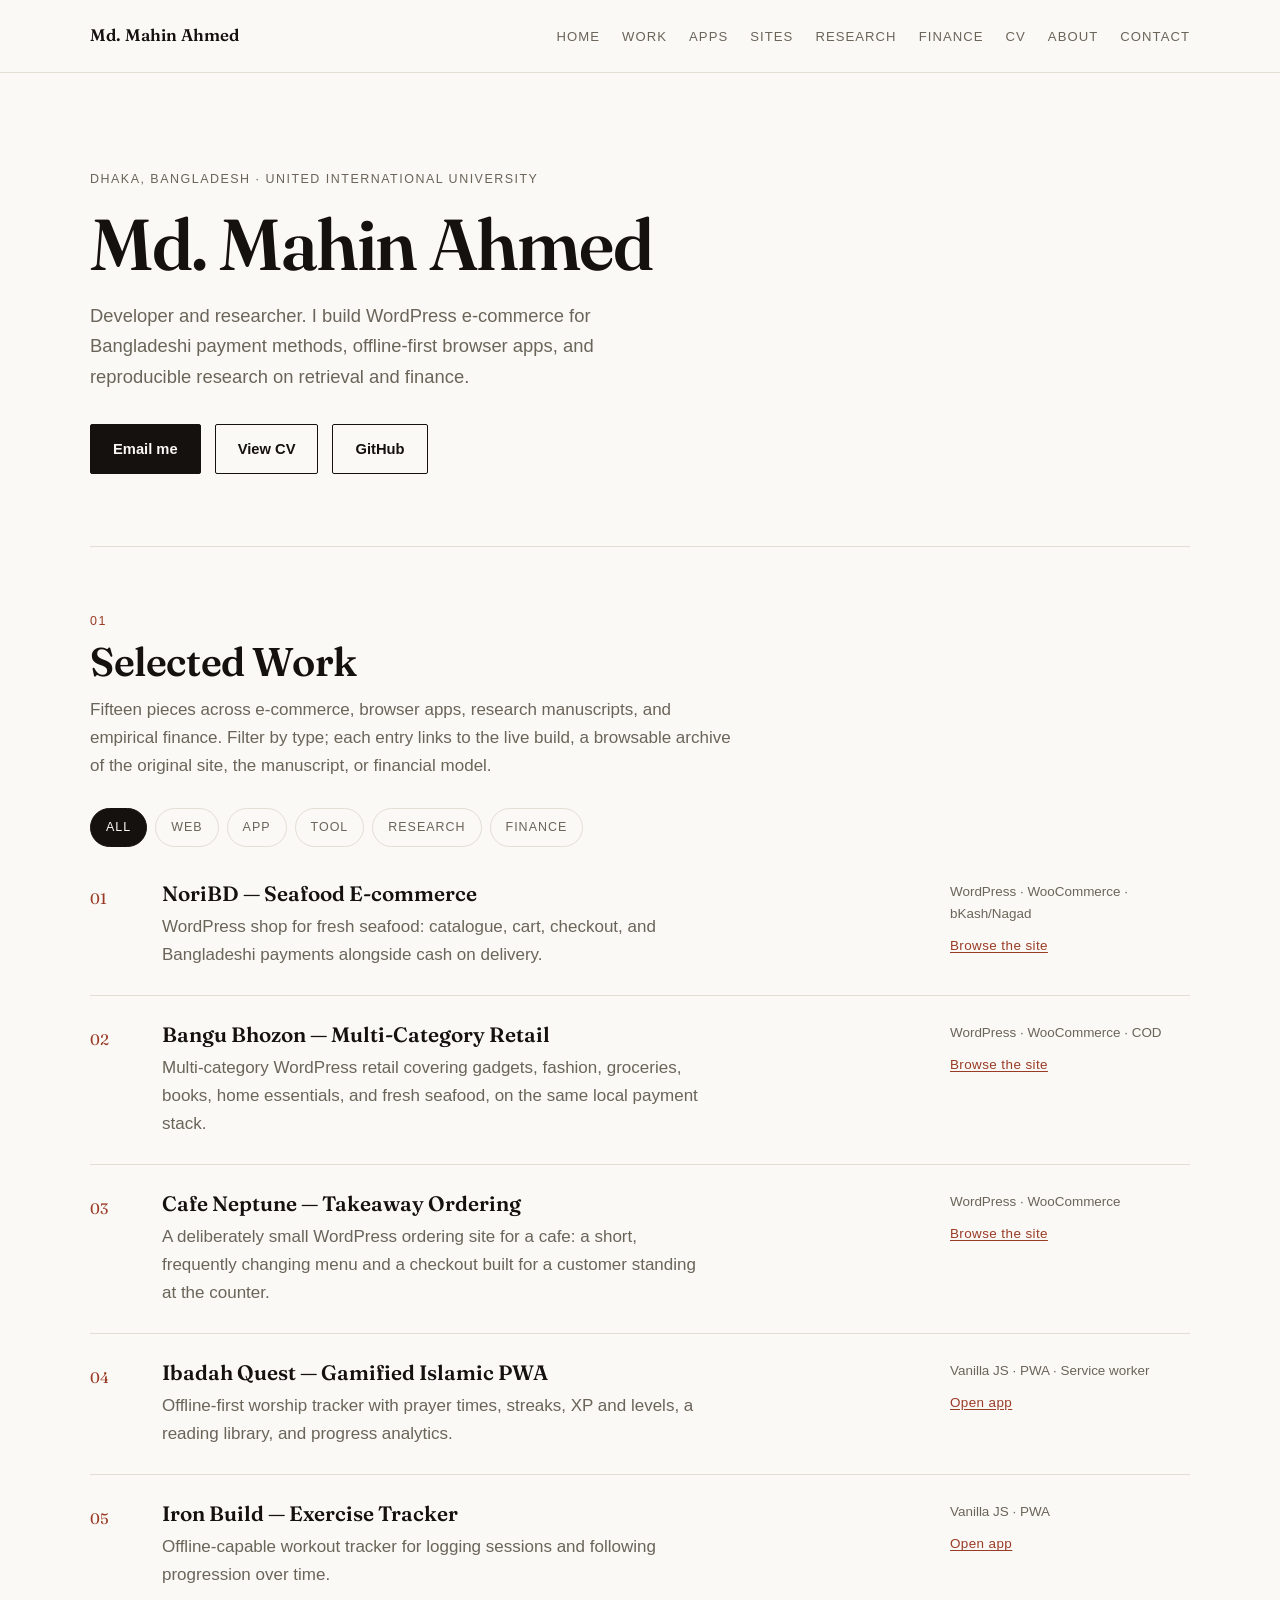
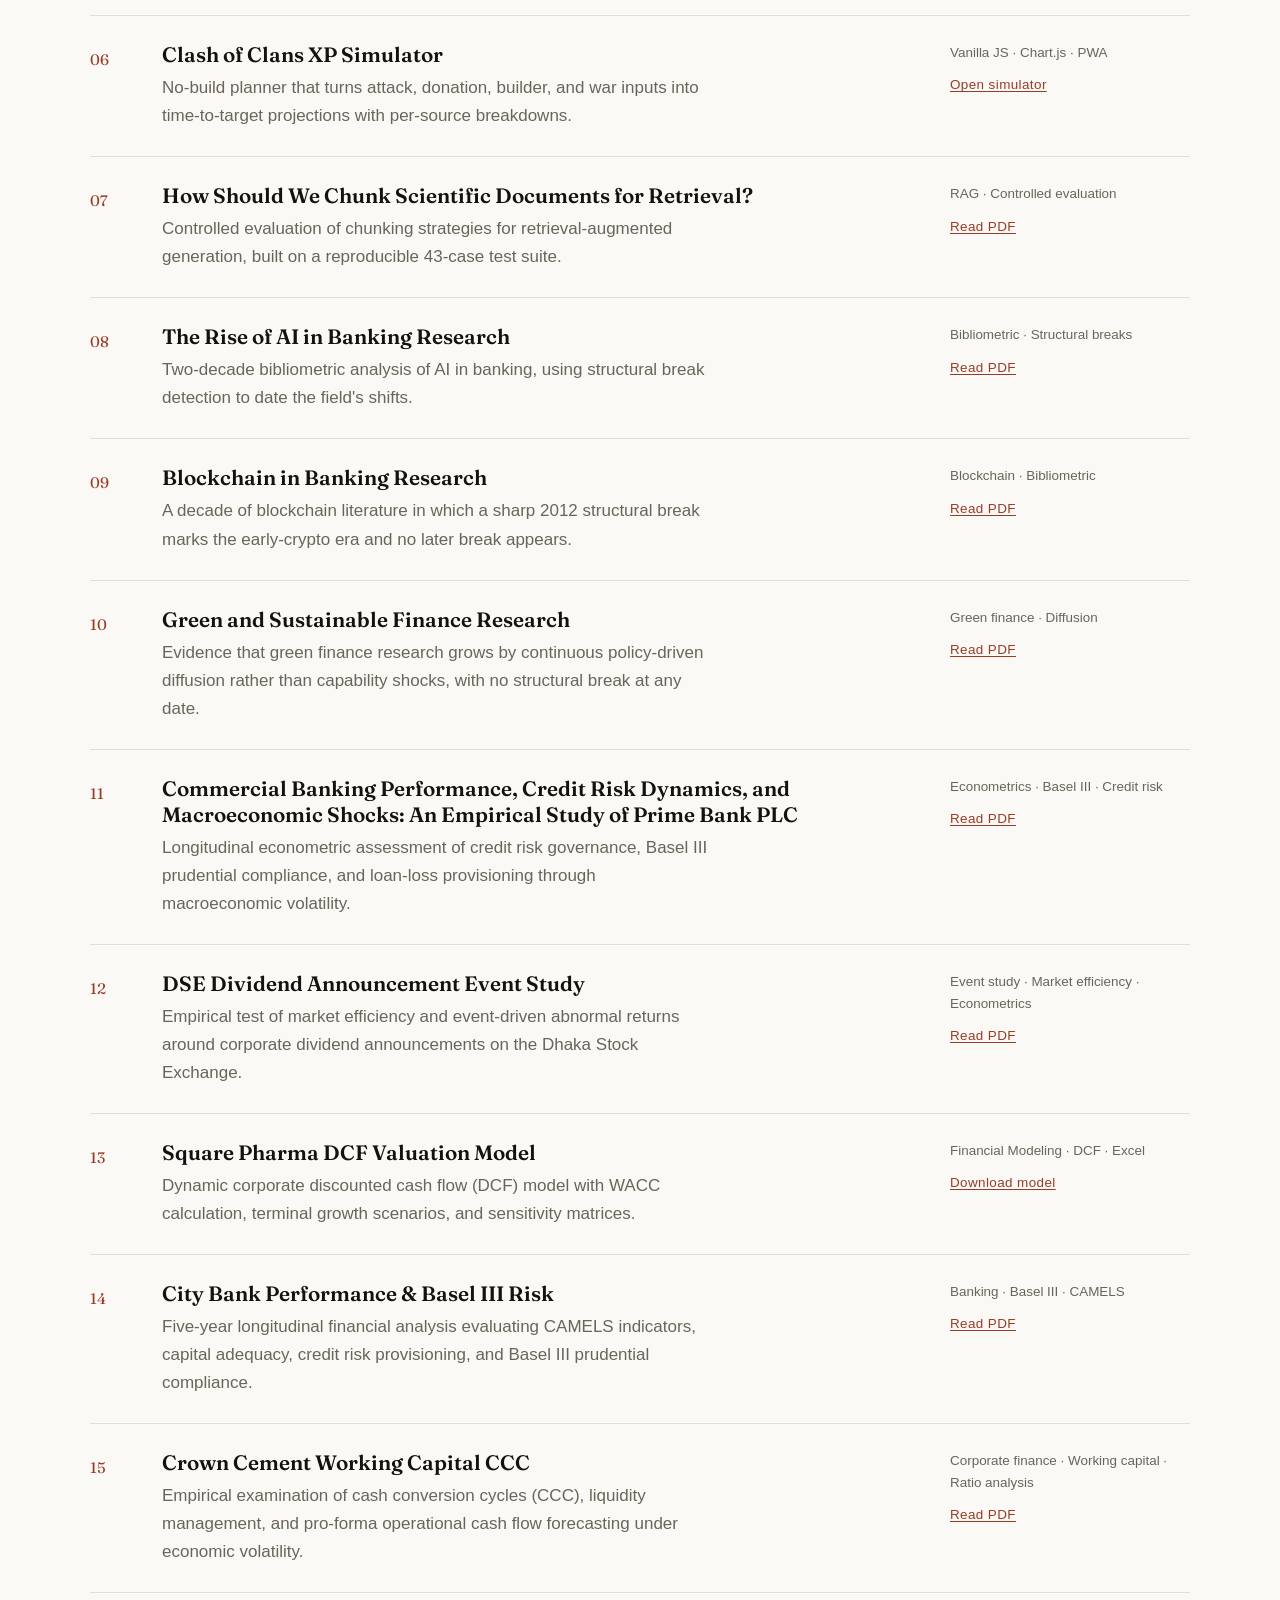
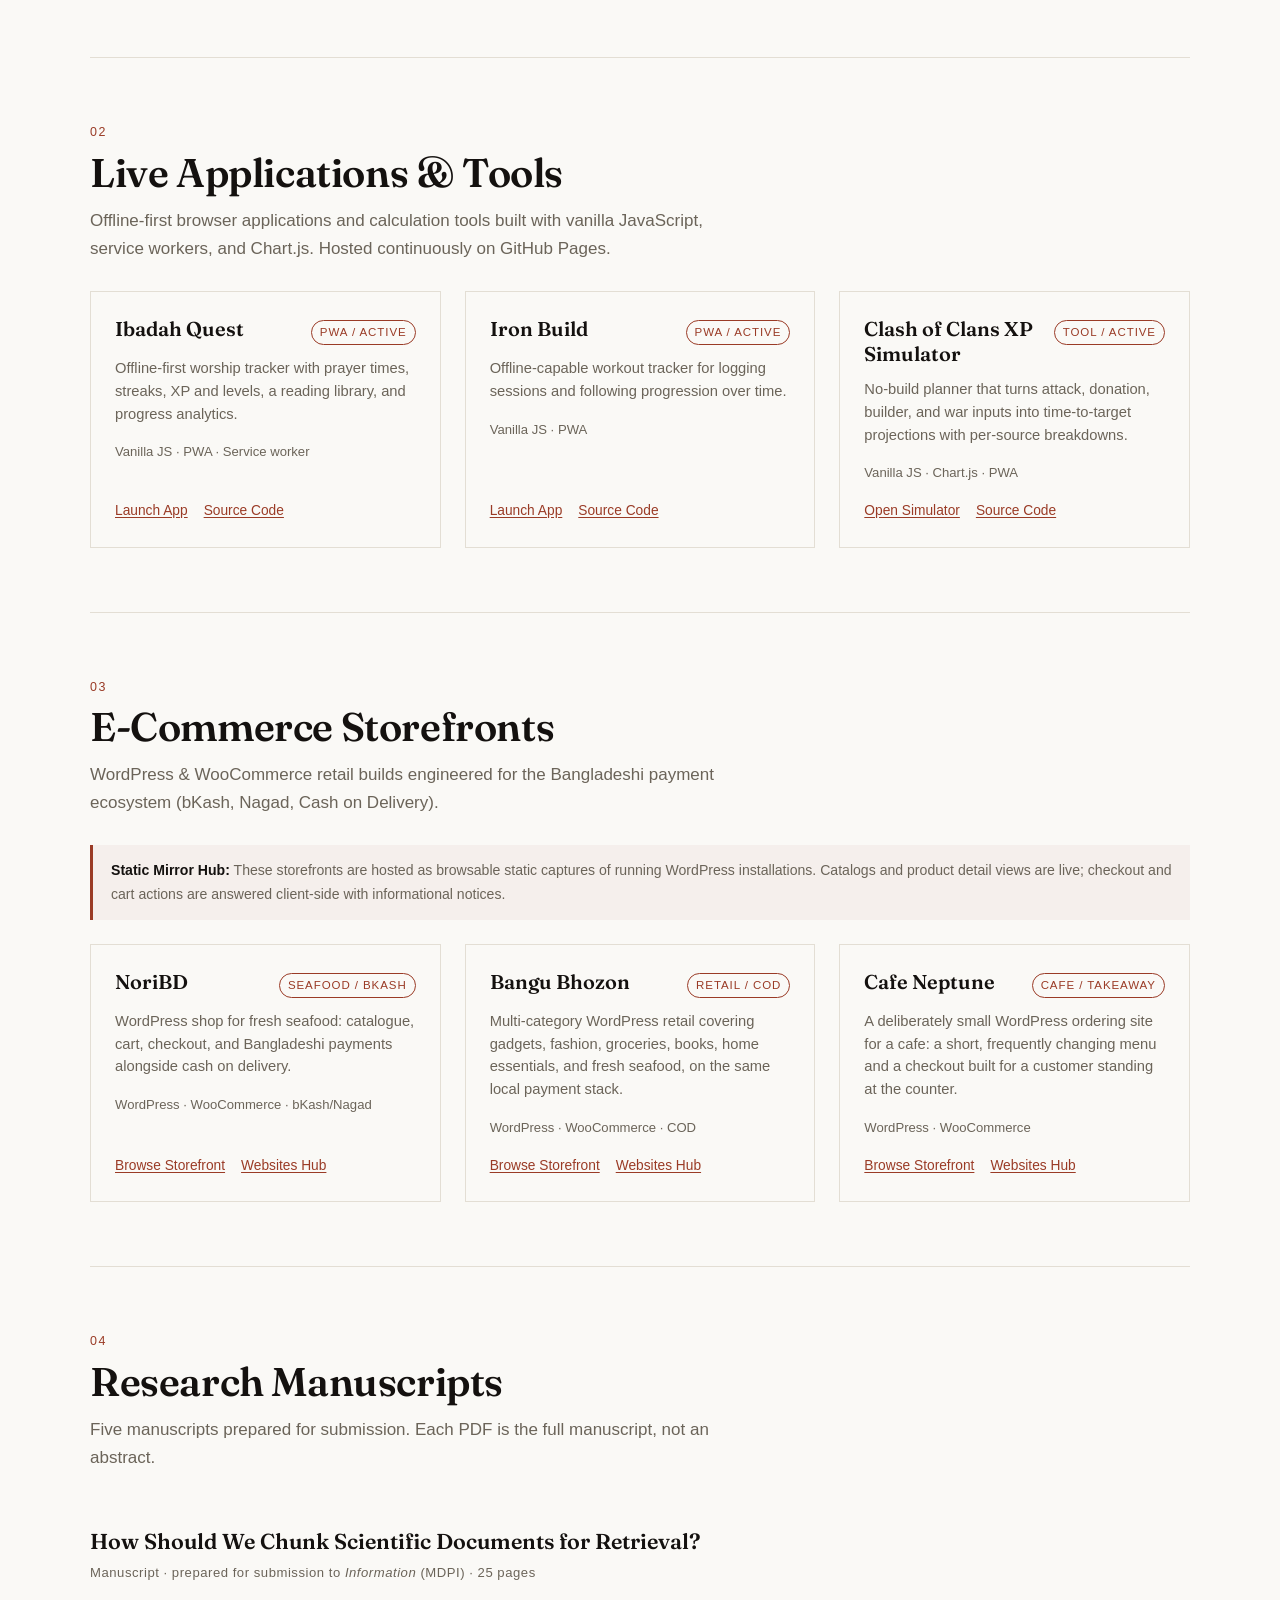
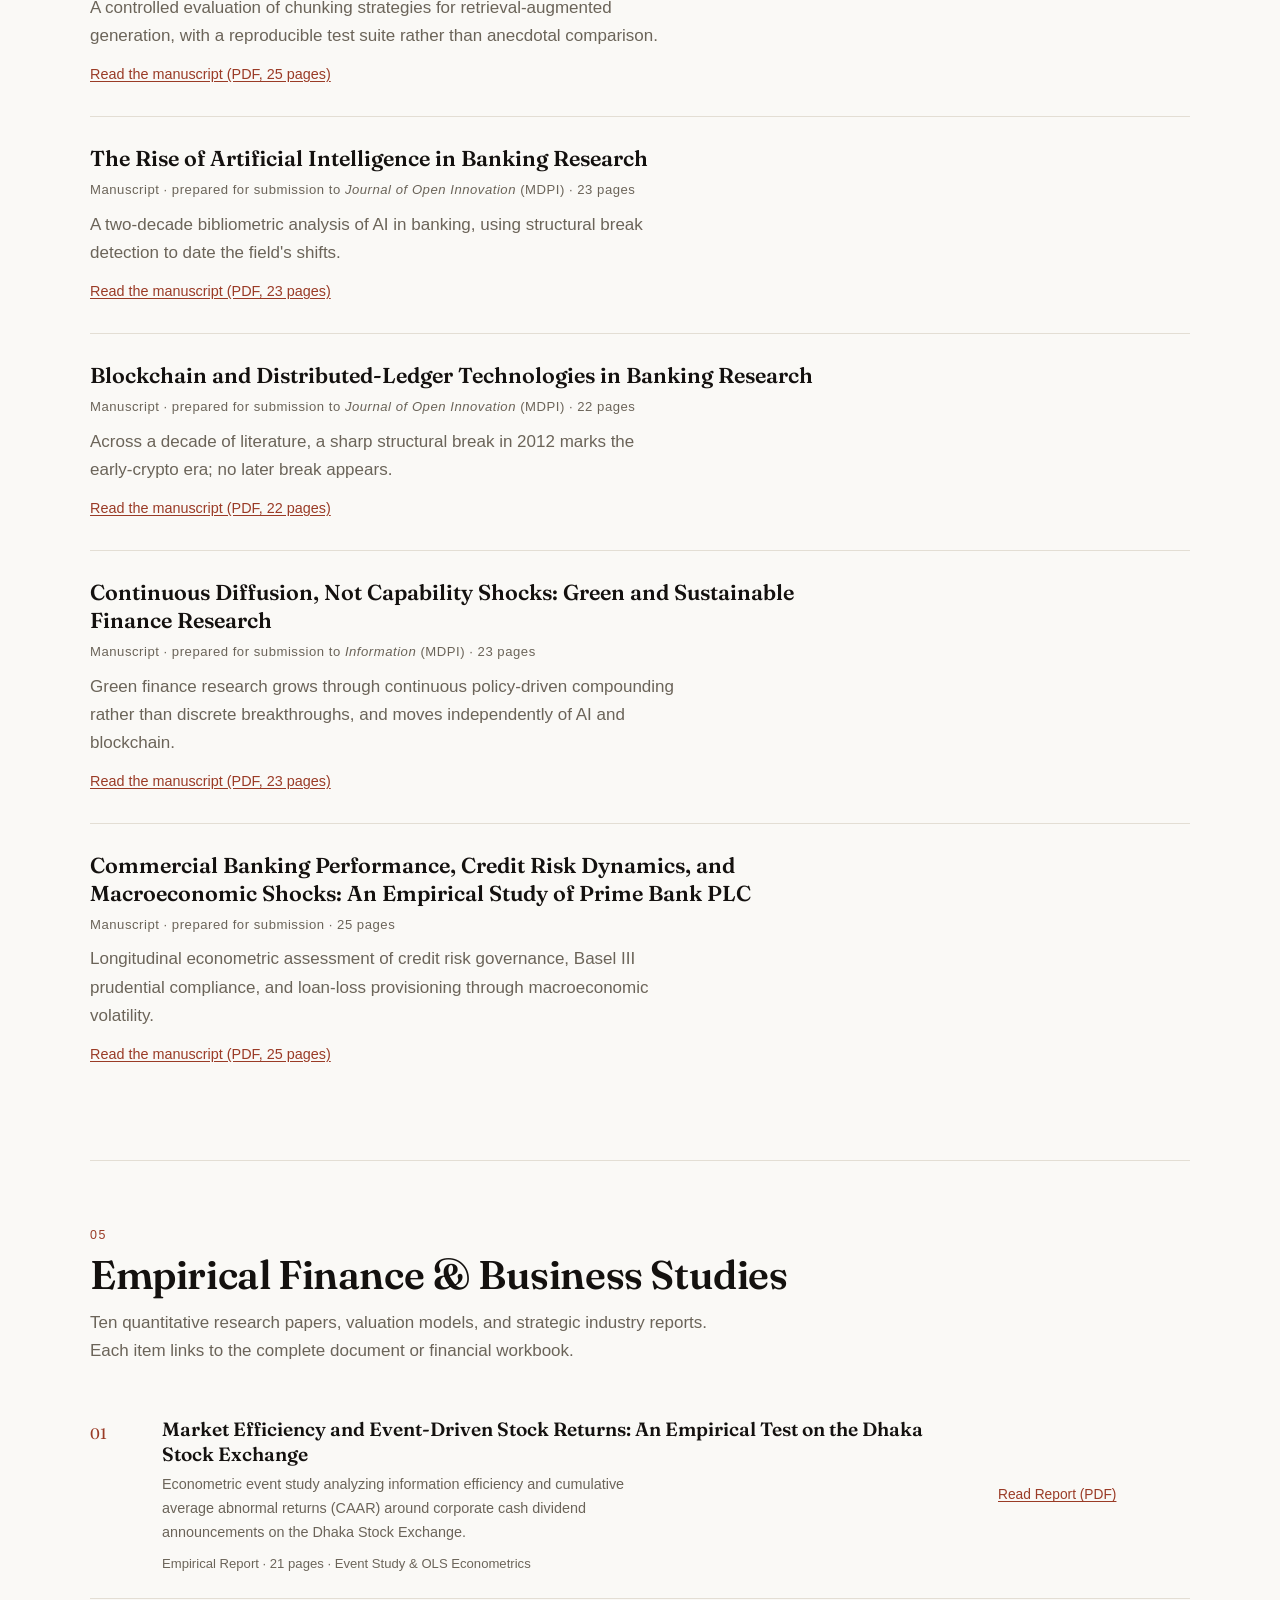
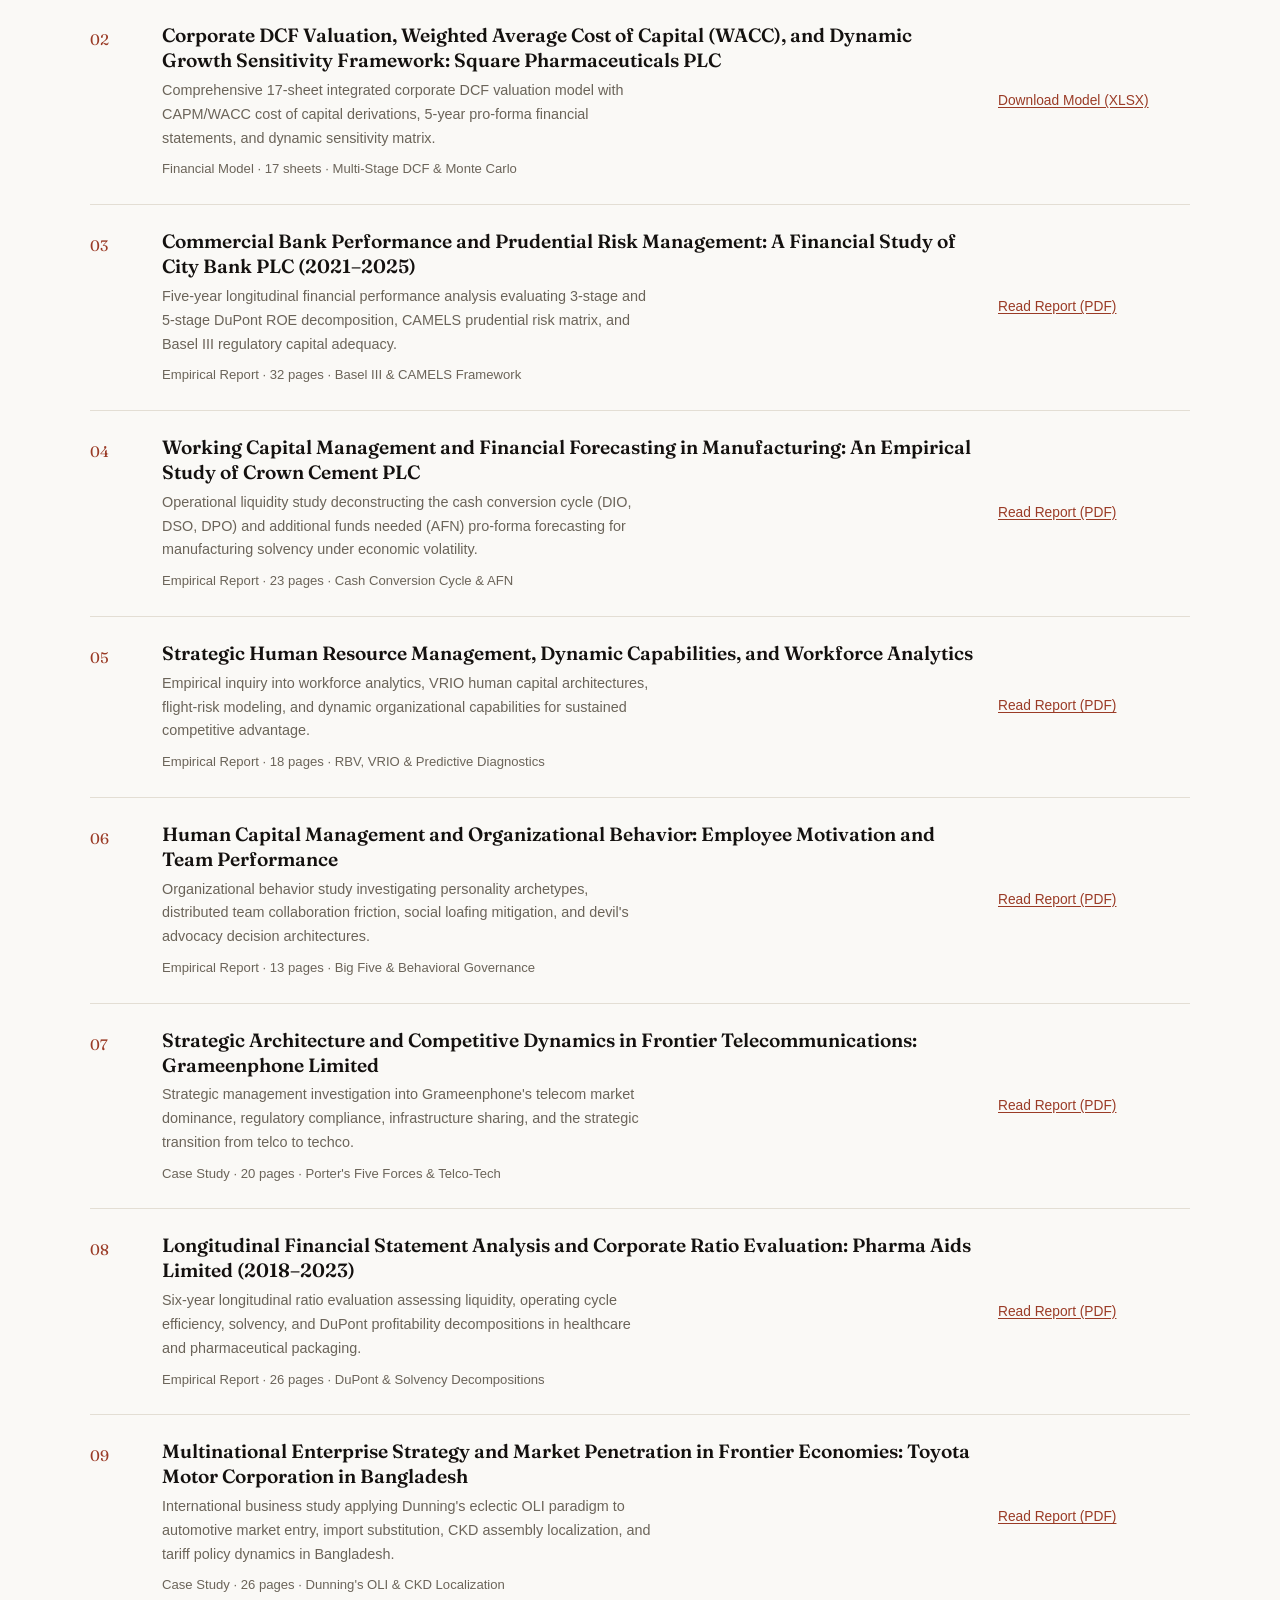
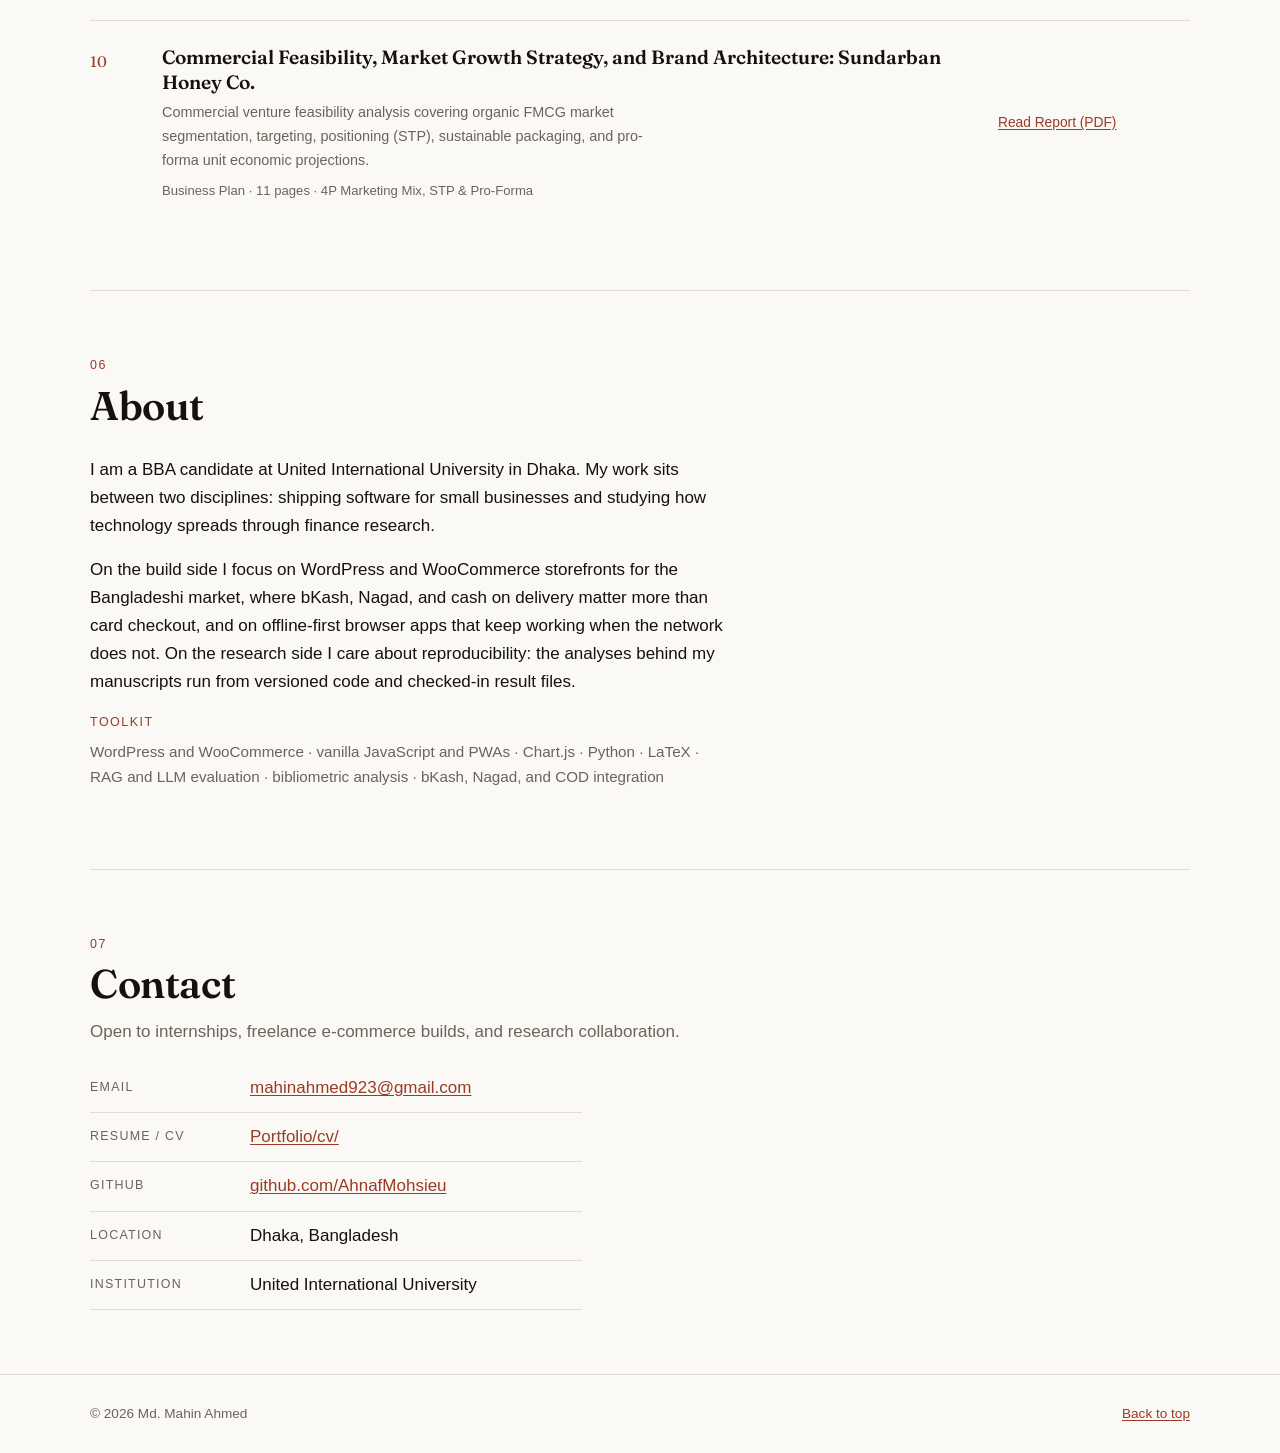
<file: index.html>
<!DOCTYPE html>
<html lang="en">
<head>
<meta charset="utf-8">
<meta name="viewport" content="width=device-width, initial-scale=1">
<title>Md. Mahin Ahmed — Developer &amp; Researcher</title>
<meta name="description" content="Portfolio of Md. Mahin Ahmed: WordPress e-commerce for Bangladeshi payments, offline-first browser apps, research manuscripts on RAG, AI and blockchain in banking, green finance, and empirical finance studies.">
<meta property="og:title" content="Md. Mahin Ahmed — Developer &amp; Researcher">
<meta property="og:description" content="WordPress e-commerce, offline-first web apps, research manuscripts, and empirical finance models.">
<meta property="og:type" content="profile">
<meta property="og:url" content="https://ahnafmohsieu.github.io/Portfolio/">
<meta property="og:image" content="https://ahnafmohsieu.github.io/Portfolio/assets/og.png">
<meta name="twitter:card" content="summary_large_image">
<meta name="theme-color" content="#FAF9F6">
<link rel="icon" href="assets/favicon.svg" type="image/svg+xml">
<link rel="preconnect" href="https://fonts.googleapis.com">
<link rel="preconnect" href="https://fonts.gstatic.com" crossorigin>
<link href="https://fonts.googleapis.com/css2?family=Fraunces:opsz,wght@9..144,400;9..144,600&display=swap" rel="stylesheet">
<link rel="stylesheet" href="styles.css">
</head>
<body>
<a class="skip-link" href="#main">Skip to content</a>

<header class="site-header">
  <div class="shell">
    <p class="brand"><a href="#top">Md. Mahin Ahmed</a></p>
    <nav class="site-nav" aria-label="Primary">
      <ul>
        <li><a href="#top">Home</a></li>
        <li><a href="#work">Work</a></li>
        <li><a href="#apps">Apps</a></li>
        <li><a href="#websites">Sites</a></li>
        <li><a href="#research">Research</a></li>
        <li><a href="#finance">Finance</a></li>
        <li><a href="cv/">CV</a></li>
        <li><a href="#about">About</a></li>
        <li><a href="#contact">Contact</a></li>
      </ul>
    </nav>
  </div>
</header>

<main id="main">
  <section class="hero shell" id="top" aria-labelledby="hero-title">
    <p class="eyebrow">Dhaka, Bangladesh · United International University</p>
    <h1 id="hero-title">Md. Mahin Ahmed</h1>
    <p class="lede">Developer and researcher. I build WordPress e-commerce for Bangladeshi payment methods, offline-first browser apps, and reproducible research on retrieval and finance.</p>
    <div class="actions">
      <a class="btn btn--solid" href="mailto:mahinahmed923@gmail.com?subject=Hello%20from%20your%20portfolio">Email me</a>
      <a class="btn" href="cv/">View CV</a>
      <a class="btn" href="https://github.com/AhnafMohsieu">GitHub</a>
    </div>
  </section>

  <section class="section shell" id="work" aria-labelledby="work-title">
    <div class="section-head">
      <span class="section-num">01</span>
      <h2 id="work-title">Selected Work</h2>
      <p class="lede">Fifteen pieces across e-commerce, browser apps, research manuscripts, and empirical finance. Filter by type; each entry links to the live build, a browsable archive of the original site, the manuscript, or financial model.</p>
    </div>

    <div class="filters" role="group" aria-label="Filter work by type">
      <button class="chip" type="button" data-cat="all" aria-pressed="true">All</button>
      <button class="chip" type="button" data-cat="web" aria-pressed="false">Web</button>
      <button class="chip" type="button" data-cat="app" aria-pressed="false">App</button>
      <button class="chip" type="button" data-cat="tool" aria-pressed="false">Tool</button>
      <button class="chip" type="button" data-cat="research" aria-pressed="false">Research</button>
      <button class="chip" type="button" data-cat="finance" aria-pressed="false">Finance</button>
    </div>

    <ol class="work">
      <li class="work__row" data-cat="web">
        <span class="work__num">01</span>
        <div class="work__body">
          <h3 class="work__title">NoriBD — Seafood E-commerce</h3>
          <p class="work__desc">WordPress shop for fresh seafood: catalogue, cart, checkout, and Bangladeshi payments alongside cash on delivery.</p>
        </div>
        <div class="work__meta">
          <span class="work__stack">WordPress · WooCommerce · bKash/Nagad</span>
          <a class="work__link" href="https://ahnafmohsieu.github.io/Websites/nori/">Browse the site</a>
        </div>
      </li>
      <li class="work__row" data-cat="web">
        <span class="work__num">02</span>
        <div class="work__body">
          <h3 class="work__title">Bangu Bhozon — Multi-Category Retail</h3>
          <p class="work__desc">Multi-category WordPress retail covering gadgets, fashion, groceries, books, home essentials, and fresh seafood, on the same local payment stack.</p>
        </div>
        <div class="work__meta">
          <span class="work__stack">WordPress · WooCommerce · COD</span>
          <a class="work__link" href="https://ahnafmohsieu.github.io/Websites/bangubhozon/">Browse the site</a>
        </div>
      </li>
      <li class="work__row" data-cat="web">
        <span class="work__num">03</span>
        <div class="work__body">
          <h3 class="work__title">Cafe Neptune — Takeaway Ordering</h3>
          <p class="work__desc">A deliberately small WordPress ordering site for a cafe: a short, frequently changing menu and a checkout built for a customer standing at the counter.</p>
        </div>
        <div class="work__meta">
          <span class="work__stack">WordPress · WooCommerce</span>
          <a class="work__link" href="https://ahnafmohsieu.github.io/Websites/cafe-neptune/">Browse the site</a>
        </div>
      </li>
      <li class="work__row" data-cat="app">
        <span class="work__num">04</span>
        <div class="work__body">
          <h3 class="work__title">Ibadah Quest — Gamified Islamic PWA</h3>
          <p class="work__desc">Offline-first worship tracker with prayer times, streaks, XP and levels, a reading library, and progress analytics.</p>
        </div>
        <div class="work__meta">
          <span class="work__stack">Vanilla JS · PWA · Service worker</span>
          <a class="work__link" href="https://ahnafmohsieu.github.io/Ibadah-Quest/">Open app</a>
        </div>
      </li>
      <li class="work__row" data-cat="app">
        <span class="work__num">05</span>
        <div class="work__body">
          <h3 class="work__title">Iron Build — Exercise Tracker</h3>
          <p class="work__desc">Offline-capable workout tracker for logging sessions and following progression over time.</p>
        </div>
        <div class="work__meta">
          <span class="work__stack">Vanilla JS · PWA</span>
          <a class="work__link" href="https://ahnafmohsieu.github.io/Iron-Build/">Open app</a>
        </div>
      </li>
      <li class="work__row" data-cat="tool">
        <span class="work__num">06</span>
        <div class="work__body">
          <h3 class="work__title">Clash of Clans XP Simulator</h3>
          <p class="work__desc">No-build planner that turns attack, donation, builder, and war inputs into time-to-target projections with per-source breakdowns.</p>
        </div>
        <div class="work__meta">
          <span class="work__stack">Vanilla JS · Chart.js · PWA</span>
          <a class="work__link" href="https://ahnafmohsieu.github.io/Clash-of-Clans-Exp-Simulator/">Open simulator</a>
        </div>
      </li>
      <li class="work__row" data-cat="research">
        <span class="work__num">07</span>
        <div class="work__body">
          <h3 class="work__title">How Should We Chunk Scientific Documents for Retrieval?</h3>
          <p class="work__desc">Controlled evaluation of chunking strategies for retrieval-augmented generation, built on a reproducible 43-case test suite.</p>
        </div>
        <div class="work__meta">
          <span class="work__stack">RAG · Controlled evaluation</span>
          <a class="work__link" href="assets/papers/paper-1-chunking-rag.pdf">Read PDF</a>
        </div>
      </li>
      <li class="work__row" data-cat="research">
        <span class="work__num">08</span>
        <div class="work__body">
          <h3 class="work__title">The Rise of AI in Banking Research</h3>
          <p class="work__desc">Two-decade bibliometric analysis of AI in banking, using structural break detection to date the field's shifts.</p>
        </div>
        <div class="work__meta">
          <span class="work__stack">Bibliometric · Structural breaks</span>
          <a class="work__link" href="assets/papers/paper-2-ai-banking.pdf">Read PDF</a>
        </div>
      </li>
      <li class="work__row" data-cat="research">
        <span class="work__num">09</span>
        <div class="work__body">
          <h3 class="work__title">Blockchain in Banking Research</h3>
          <p class="work__desc">A decade of blockchain literature in which a sharp 2012 structural break marks the early-crypto era and no later break appears.</p>
        </div>
        <div class="work__meta">
          <span class="work__stack">Blockchain · Bibliometric</span>
          <a class="work__link" href="assets/papers/paper-3-blockchain-banking.pdf">Read PDF</a>
        </div>
      </li>
      <li class="work__row" data-cat="research">
        <span class="work__num">10</span>
        <div class="work__body">
          <h3 class="work__title">Green and Sustainable Finance Research</h3>
          <p class="work__desc">Evidence that green finance research grows by continuous policy-driven diffusion rather than capability shocks, with no structural break at any date.</p>
        </div>
        <div class="work__meta">
          <span class="work__stack">Green finance · Diffusion</span>
          <a class="work__link" href="assets/papers/paper-4-green-finance.pdf">Read PDF</a>
        </div>
      </li>
      <li class="work__row" data-cat="research">
        <span class="work__num">11</span>
        <div class="work__body">
          <h3 class="work__title">Commercial Banking Performance, Credit Risk Dynamics, and Macroeconomic Shocks: An Empirical Study of Prime Bank PLC</h3>
          <p class="work__desc">Longitudinal econometric assessment of credit risk governance, Basel III prudential compliance, and loan-loss provisioning through macroeconomic volatility.</p>
        </div>
        <div class="work__meta">
          <span class="work__stack">Econometrics · Basel III · Credit risk</span>
          <a class="work__link" href="assets/papers/paper-5-prime-bank.pdf">Read PDF</a>
        </div>
      </li>
      <li class="work__row" data-cat="finance">
        <span class="work__num">12</span>
        <div class="work__body">
          <h3 class="work__title">DSE Dividend Announcement Event Study</h3>
          <p class="work__desc">Empirical test of market efficiency and event-driven abnormal returns around corporate dividend announcements on the Dhaka Stock Exchange.</p>
        </div>
        <div class="work__meta">
          <span class="work__stack">Event study · Market efficiency · Econometrics</span>
          <a class="work__link" href="assets/reports/report-1-dse-event-study.pdf">Read PDF</a>
        </div>
      </li>
      <li class="work__row" data-cat="finance">
        <span class="work__num">13</span>
        <div class="work__body">
          <h3 class="work__title">Square Pharma DCF Valuation Model</h3>
          <p class="work__desc">Dynamic corporate discounted cash flow (DCF) model with WACC calculation, terminal growth scenarios, and sensitivity matrices.</p>
        </div>
        <div class="work__meta">
          <span class="work__stack">Financial Modeling · DCF · Excel</span>
          <a class="work__link" href="assets/reports/report-2-square-pharma-dcf.xlsx">Download model</a>
        </div>
      </li>
      <li class="work__row" data-cat="finance">
        <span class="work__num">14</span>
        <div class="work__body">
          <h3 class="work__title">City Bank Performance &amp; Basel III Risk</h3>
          <p class="work__desc">Five-year longitudinal financial analysis evaluating CAMELS indicators, capital adequacy, credit risk provisioning, and Basel III prudential compliance.</p>
        </div>
        <div class="work__meta">
          <span class="work__stack">Banking · Basel III · CAMELS</span>
          <a class="work__link" href="assets/reports/report-3-city-bank-prudential-risk.pdf">Read PDF</a>
        </div>
      </li>
      <li class="work__row" data-cat="finance">
        <span class="work__num">15</span>
        <div class="work__body">
          <h3 class="work__title">Crown Cement Working Capital CCC</h3>
          <p class="work__desc">Empirical examination of cash conversion cycles (CCC), liquidity management, and pro-forma operational cash flow forecasting under economic volatility.</p>
        </div>
        <div class="work__meta">
          <span class="work__stack">Corporate finance · Working capital · Ratio analysis</span>
          <a class="work__link" href="assets/reports/report-4-crown-cement-working-capital.pdf">Read PDF</a>
        </div>
      </li>
    </ol>
  </section>

  <section class="section shell" id="apps" aria-labelledby="apps-title">
    <div class="section-head">
      <span class="section-num">02</span>
      <h2 id="apps-title">Live Applications &amp; Tools</h2>
      <p class="lede">Offline-first browser applications and calculation tools built with vanilla JavaScript, service workers, and Chart.js. Hosted continuously on GitHub Pages.</p>
    </div>
    <div class="grid--cards">
      <article class="card">
        <div>
          <div class="card__header">
            <h3 class="card__title">Ibadah Quest</h3>
            <span class="badge">PWA / Active</span>
          </div>
          <p class="card__desc">Offline-first worship tracker with prayer times, streaks, XP and levels, a reading library, and progress analytics.</p>
          <div class="card__meta">Vanilla JS · PWA · Service worker</div>
        </div>
        <div class="card__links">
          <a href="https://ahnafmohsieu.github.io/Ibadah-Quest/">Launch App</a>
          <a href="https://github.com/AhnafMohsieu/Ibadah-Quest">Source Code</a>
        </div>
      </article>

      <article class="card">
        <div>
          <div class="card__header">
            <h3 class="card__title">Iron Build</h3>
            <span class="badge">PWA / Active</span>
          </div>
          <p class="card__desc">Offline-capable workout tracker for logging sessions and following progression over time.</p>
          <div class="card__meta">Vanilla JS · PWA</div>
        </div>
        <div class="card__links">
          <a href="https://ahnafmohsieu.github.io/Iron-Build/">Launch App</a>
          <a href="https://github.com/AhnafMohsieu/Iron-Build">Source Code</a>
        </div>
      </article>

      <article class="card">
        <div>
          <div class="card__header">
            <h3 class="card__title">Clash of Clans XP Simulator</h3>
            <span class="badge">Tool / Active</span>
          </div>
          <p class="card__desc">No-build planner that turns attack, donation, builder, and war inputs into time-to-target projections with per-source breakdowns.</p>
          <div class="card__meta">Vanilla JS · Chart.js · PWA</div>
        </div>
        <div class="card__links">
          <a href="https://ahnafmohsieu.github.io/Clash-of-Clans-Exp-Simulator/">Open Simulator</a>
          <a href="https://github.com/AhnafMohsieu/Clash-of-Clans-Exp-Simulator">Source Code</a>
        </div>
      </article>
    </div>
  </section>

  <section class="section shell" id="websites" aria-labelledby="websites-title">
    <div class="section-head">
      <span class="section-num">03</span>
      <h2 id="websites-title">E-Commerce Storefronts</h2>
      <p class="lede">WordPress &amp; WooCommerce retail builds engineered for the Bangladeshi payment ecosystem (bKash, Nagad, Cash on Delivery).</p>
    </div>
    <div class="notice-box">
      <strong>Static Mirror Hub:</strong> These storefronts are hosted as browsable static captures of running WordPress installations. Catalogs and product detail views are live; checkout and cart actions are answered client-side with informational notices.
    </div>
    <div class="grid--cards">
      <article class="card">
        <div>
          <div class="card__header">
            <h3 class="card__title">NoriBD</h3>
            <span class="badge">Seafood / bKash</span>
          </div>
          <p class="card__desc">WordPress shop for fresh seafood: catalogue, cart, checkout, and Bangladeshi payments alongside cash on delivery.</p>
          <div class="card__meta">WordPress · WooCommerce · bKash/Nagad</div>
        </div>
        <div class="card__links">
          <a href="https://ahnafmohsieu.github.io/Websites/nori/">Browse Storefront</a>
          <a href="https://ahnafmohsieu.github.io/Websites/">Websites Hub</a>
        </div>
      </article>

      <article class="card">
        <div>
          <div class="card__header">
            <h3 class="card__title">Bangu Bhozon</h3>
            <span class="badge">Retail / COD</span>
          </div>
          <p class="card__desc">Multi-category WordPress retail covering gadgets, fashion, groceries, books, home essentials, and fresh seafood, on the same local payment stack.</p>
          <div class="card__meta">WordPress · WooCommerce · COD</div>
        </div>
        <div class="card__links">
          <a href="https://ahnafmohsieu.github.io/Websites/bangubhozon/">Browse Storefront</a>
          <a href="https://ahnafmohsieu.github.io/Websites/">Websites Hub</a>
        </div>
      </article>

      <article class="card">
        <div>
          <div class="card__header">
            <h3 class="card__title">Cafe Neptune</h3>
            <span class="badge">Cafe / Takeaway</span>
          </div>
          <p class="card__desc">A deliberately small WordPress ordering site for a cafe: a short, frequently changing menu and a checkout built for a customer standing at the counter.</p>
          <div class="card__meta">WordPress · WooCommerce</div>
        </div>
        <div class="card__links">
          <a href="https://ahnafmohsieu.github.io/Websites/cafe-neptune/">Browse Storefront</a>
          <a href="https://ahnafmohsieu.github.io/Websites/">Websites Hub</a>
        </div>
      </article>
    </div>
  </section>

  <section class="section shell" id="research" aria-labelledby="research-title">
    <div class="section-head">
      <span class="section-num">04</span>
      <h2 id="research-title">Research Manuscripts</h2>
      <p class="lede">Five manuscripts prepared for submission. Each PDF is the full manuscript, not an abstract.</p>
    </div>

    <article class="paper">
      <h3 class="paper__title">How Should We Chunk Scientific Documents for Retrieval?</h3>
      <p class="paper__meta">Manuscript · prepared for submission to <em>Information</em> (MDPI) · 25 pages</p>
      <p class="paper__desc">A controlled evaluation of chunking strategies for retrieval-augmented generation, with a reproducible test suite rather than anecdotal comparison.</p>
      <a class="paper__link" href="assets/papers/paper-1-chunking-rag.pdf">Read the manuscript (PDF, 25 pages)</a>
    </article>

    <article class="paper">
      <h3 class="paper__title">The Rise of Artificial Intelligence in Banking Research</h3>
      <p class="paper__meta">Manuscript · prepared for submission to <em>Journal of Open Innovation</em> (MDPI) · 23 pages</p>
      <p class="paper__desc">A two-decade bibliometric analysis of AI in banking, using structural break detection to date the field's shifts.</p>
      <a class="paper__link" href="assets/papers/paper-2-ai-banking.pdf">Read the manuscript (PDF, 23 pages)</a>
    </article>

    <article class="paper">
      <h3 class="paper__title">Blockchain and Distributed-Ledger Technologies in Banking Research</h3>
      <p class="paper__meta">Manuscript · prepared for submission to <em>Journal of Open Innovation</em> (MDPI) · 22 pages</p>
      <p class="paper__desc">Across a decade of literature, a sharp structural break in 2012 marks the early-crypto era; no later break appears.</p>
      <a class="paper__link" href="assets/papers/paper-3-blockchain-banking.pdf">Read the manuscript (PDF, 22 pages)</a>
    </article>

    <article class="paper">
      <h3 class="paper__title">Continuous Diffusion, Not Capability Shocks: Green and Sustainable Finance Research</h3>
      <p class="paper__meta">Manuscript · prepared for submission to <em>Information</em> (MDPI) · 23 pages</p>
      <p class="paper__desc">Green finance research grows through continuous policy-driven compounding rather than discrete breakthroughs, and moves independently of AI and blockchain.</p>
      <a class="paper__link" href="assets/papers/paper-4-green-finance.pdf">Read the manuscript (PDF, 23 pages)</a>
    </article>

    <article class="paper">
      <h3 class="paper__title">Commercial Banking Performance, Credit Risk Dynamics, and Macroeconomic Shocks: An Empirical Study of Prime Bank PLC</h3>
      <p class="paper__meta">Manuscript · prepared for submission · 25 pages</p>
      <p class="paper__desc">Longitudinal econometric assessment of credit risk governance, Basel III prudential compliance, and loan-loss provisioning through macroeconomic volatility.</p>
      <a class="paper__link" href="assets/papers/paper-5-prime-bank.pdf">Read the manuscript (PDF, 25 pages)</a>
    </article>
  </section>

  <section class="section shell" id="finance" aria-labelledby="finance-title">
    <div class="section-head">
      <span class="section-num">05</span>
      <h2 id="finance-title">Empirical Finance &amp; Business Studies</h2>
      <p class="lede">Ten quantitative research papers, valuation models, and strategic industry reports. Each item links to the complete document or financial workbook.</p>
    </div>

    <div class="reports">
      <article class="report-row">
        <span class="report-row__num">01</span>
        <div>
          <h3 class="report-row__title">Market Efficiency and Event-Driven Stock Returns: An Empirical Test on the Dhaka Stock Exchange</h3>
          <p class="report-row__desc">Econometric event study analyzing information efficiency and cumulative average abnormal returns (CAAR) around corporate cash dividend announcements on the Dhaka Stock Exchange.</p>
          <p class="report-row__meta">Empirical Report · 21 pages · Event Study &amp; OLS Econometrics</p>
        </div>
        <div class="report-row__action">
          <a href="assets/reports/report-1-dse-event-study.pdf">Read Report (PDF)</a>
        </div>
      </article>

      <article class="report-row">
        <span class="report-row__num">02</span>
        <div>
          <h3 class="report-row__title">Corporate DCF Valuation, Weighted Average Cost of Capital (WACC), and Dynamic Growth Sensitivity Framework: Square Pharmaceuticals PLC</h3>
          <p class="report-row__desc">Comprehensive 17-sheet integrated corporate DCF valuation model with CAPM/WACC cost of capital derivations, 5-year pro-forma financial statements, and dynamic sensitivity matrix.</p>
          <p class="report-row__meta">Financial Model · 17 sheets · Multi-Stage DCF &amp; Monte Carlo</p>
        </div>
        <div class="report-row__action">
          <a href="assets/reports/report-2-square-pharma-dcf.xlsx">Download Model (XLSX)</a>
        </div>
      </article>

      <article class="report-row">
        <span class="report-row__num">03</span>
        <div>
          <h3 class="report-row__title">Commercial Bank Performance and Prudential Risk Management: A Financial Study of City Bank PLC (2021–2025)</h3>
          <p class="report-row__desc">Five-year longitudinal financial performance analysis evaluating 3-stage and 5-stage DuPont ROE decomposition, CAMELS prudential risk matrix, and Basel III regulatory capital adequacy.</p>
          <p class="report-row__meta">Empirical Report · 32 pages · Basel III &amp; CAMELS Framework</p>
        </div>
        <div class="report-row__action">
          <a href="assets/reports/report-3-city-bank-prudential-risk.pdf">Read Report (PDF)</a>
        </div>
      </article>

      <article class="report-row">
        <span class="report-row__num">04</span>
        <div>
          <h3 class="report-row__title">Working Capital Management and Financial Forecasting in Manufacturing: An Empirical Study of Crown Cement PLC</h3>
          <p class="report-row__desc">Operational liquidity study deconstructing the cash conversion cycle (DIO, DSO, DPO) and additional funds needed (AFN) pro-forma forecasting for manufacturing solvency under economic volatility.</p>
          <p class="report-row__meta">Empirical Report · 23 pages · Cash Conversion Cycle &amp; AFN</p>
        </div>
        <div class="report-row__action">
          <a href="assets/reports/report-4-crown-cement-working-capital.pdf">Read Report (PDF)</a>
        </div>
      </article>

      <article class="report-row">
        <span class="report-row__num">05</span>
        <div>
          <h3 class="report-row__title">Strategic Human Resource Management, Dynamic Capabilities, and Workforce Analytics</h3>
          <p class="report-row__desc">Empirical inquiry into workforce analytics, VRIO human capital architectures, flight-risk modeling, and dynamic organizational capabilities for sustained competitive advantage.</p>
          <p class="report-row__meta">Empirical Report · 18 pages · RBV, VRIO &amp; Predictive Diagnostics</p>
        </div>
        <div class="report-row__action">
          <a href="assets/reports/report-5-strategic-hrm-analytics.pdf">Read Report (PDF)</a>
        </div>
      </article>

      <article class="report-row">
        <span class="report-row__num">06</span>
        <div>
          <h3 class="report-row__title">Human Capital Management and Organizational Behavior: Employee Motivation and Team Performance</h3>
          <p class="report-row__desc">Organizational behavior study investigating personality archetypes, distributed team collaboration friction, social loafing mitigation, and devil's advocacy decision architectures.</p>
          <p class="report-row__meta">Empirical Report · 13 pages · Big Five &amp; Behavioral Governance</p>
        </div>
        <div class="report-row__action">
          <a href="assets/reports/report-6-behavioral-governance.pdf">Read Report (PDF)</a>
        </div>
      </article>

      <article class="report-row">
        <span class="report-row__num">07</span>
        <div>
          <h3 class="report-row__title">Strategic Architecture and Competitive Dynamics in Frontier Telecommunications: Grameenphone Limited</h3>
          <p class="report-row__desc">Strategic management investigation into Grameenphone's telecom market dominance, regulatory compliance, infrastructure sharing, and the strategic transition from telco to techco.</p>
          <p class="report-row__meta">Case Study · 20 pages · Porter's Five Forces &amp; Telco-Tech</p>
        </div>
        <div class="report-row__action">
          <a href="assets/reports/report-7-grameenphone-strategy.pdf">Read Report (PDF)</a>
        </div>
      </article>

      <article class="report-row">
        <span class="report-row__num">08</span>
        <div>
          <h3 class="report-row__title">Longitudinal Financial Statement Analysis and Corporate Ratio Evaluation: Pharma Aids Limited (2018–2023)</h3>
          <p class="report-row__desc">Six-year longitudinal ratio evaluation assessing liquidity, operating cycle efficiency, solvency, and DuPont profitability decompositions in healthcare and pharmaceutical packaging.</p>
          <p class="report-row__meta">Empirical Report · 26 pages · DuPont &amp; Solvency Decompositions</p>
        </div>
        <div class="report-row__action">
          <a href="assets/reports/report-8-pharma-aids-fsa.pdf">Read Report (PDF)</a>
        </div>
      </article>

      <article class="report-row">
        <span class="report-row__num">09</span>
        <div>
          <h3 class="report-row__title">Multinational Enterprise Strategy and Market Penetration in Frontier Economies: Toyota Motor Corporation in Bangladesh</h3>
          <p class="report-row__desc">International business study applying Dunning's eclectic OLI paradigm to automotive market entry, import substitution, CKD assembly localization, and tariff policy dynamics in Bangladesh.</p>
          <p class="report-row__meta">Case Study · 26 pages · Dunning's OLI &amp; CKD Localization</p>
        </div>
        <div class="report-row__action">
          <a href="assets/reports/report-9-toyota-international-business.pdf">Read Report (PDF)</a>
        </div>
      </article>

      <article class="report-row">
        <span class="report-row__num">10</span>
        <div>
          <h3 class="report-row__title">Commercial Feasibility, Market Growth Strategy, and Brand Architecture: Sundarban Honey Co.</h3>
          <p class="report-row__desc">Commercial venture feasibility analysis covering organic FMCG market segmentation, targeting, positioning (STP), sustainable packaging, and pro-forma unit economic projections.</p>
          <p class="report-row__meta">Business Plan · 11 pages · 4P Marketing Mix, STP &amp; Pro-Forma</p>
        </div>
        <div class="report-row__action">
          <a href="assets/reports/report-10-sundarban-honey-marketing.pdf">Read Report (PDF)</a>
        </div>
      </article>
    </div>
  </section>

  <section class="section shell" id="about" aria-labelledby="about-title">
    <div class="section-head">
      <span class="section-num">06</span>
      <h2 id="about-title">About</h2>
    </div>
    <div class="prose">
      <p>I am a BBA candidate at United International University in Dhaka. My work sits between two disciplines: shipping software for small businesses and studying how technology spreads through finance research.</p>
      <p>On the build side I focus on WordPress and WooCommerce storefronts for the Bangladeshi market, where bKash, Nagad, and cash on delivery matter more than card checkout, and on offline-first browser apps that keep working when the network does not. On the research side I care about reproducibility: the analyses behind my manuscripts run from versioned code and checked-in result files.</p>
      <p class="skills"><span class="skills__label">Toolkit</span> WordPress and WooCommerce · vanilla JavaScript and PWAs · Chart.js · Python · LaTeX · RAG and LLM evaluation · bibliometric analysis · bKash, Nagad, and COD integration</p>
    </div>
  </section>

  <section class="section shell" id="contact" aria-labelledby="contact-title">
    <div class="section-head">
      <span class="section-num">07</span>
      <h2 id="contact-title">Contact</h2>
      <p class="lede">Open to internships, freelance e-commerce builds, and research collaboration.</p>
    </div>
    <ul class="contact">
      <li><span class="contact__label">Email</span><a href="mailto:mahinahmed923@gmail.com">mahinahmed923@gmail.com</a></li>
      <li><span class="contact__label">Resume / CV</span><a href="cv/">Portfolio/cv/</a></li>
      <li><span class="contact__label">GitHub</span><a href="https://github.com/AhnafMohsieu">github.com/AhnafMohsieu</a></li>
      <li><span class="contact__label">Location</span>Dhaka, Bangladesh</li>
      <li><span class="contact__label">Institution</span>United International University</li>
    </ul>
  </section>
</main>

<footer class="site-footer">
  <div class="shell">
    <p>© <span id="year">2026</span> Md. Mahin Ahmed</p>
    <p><a href="#top">Back to top</a></p>
  </div>
</footer>

<script src="script.js" defer></script>
</body>
</html>
</file>
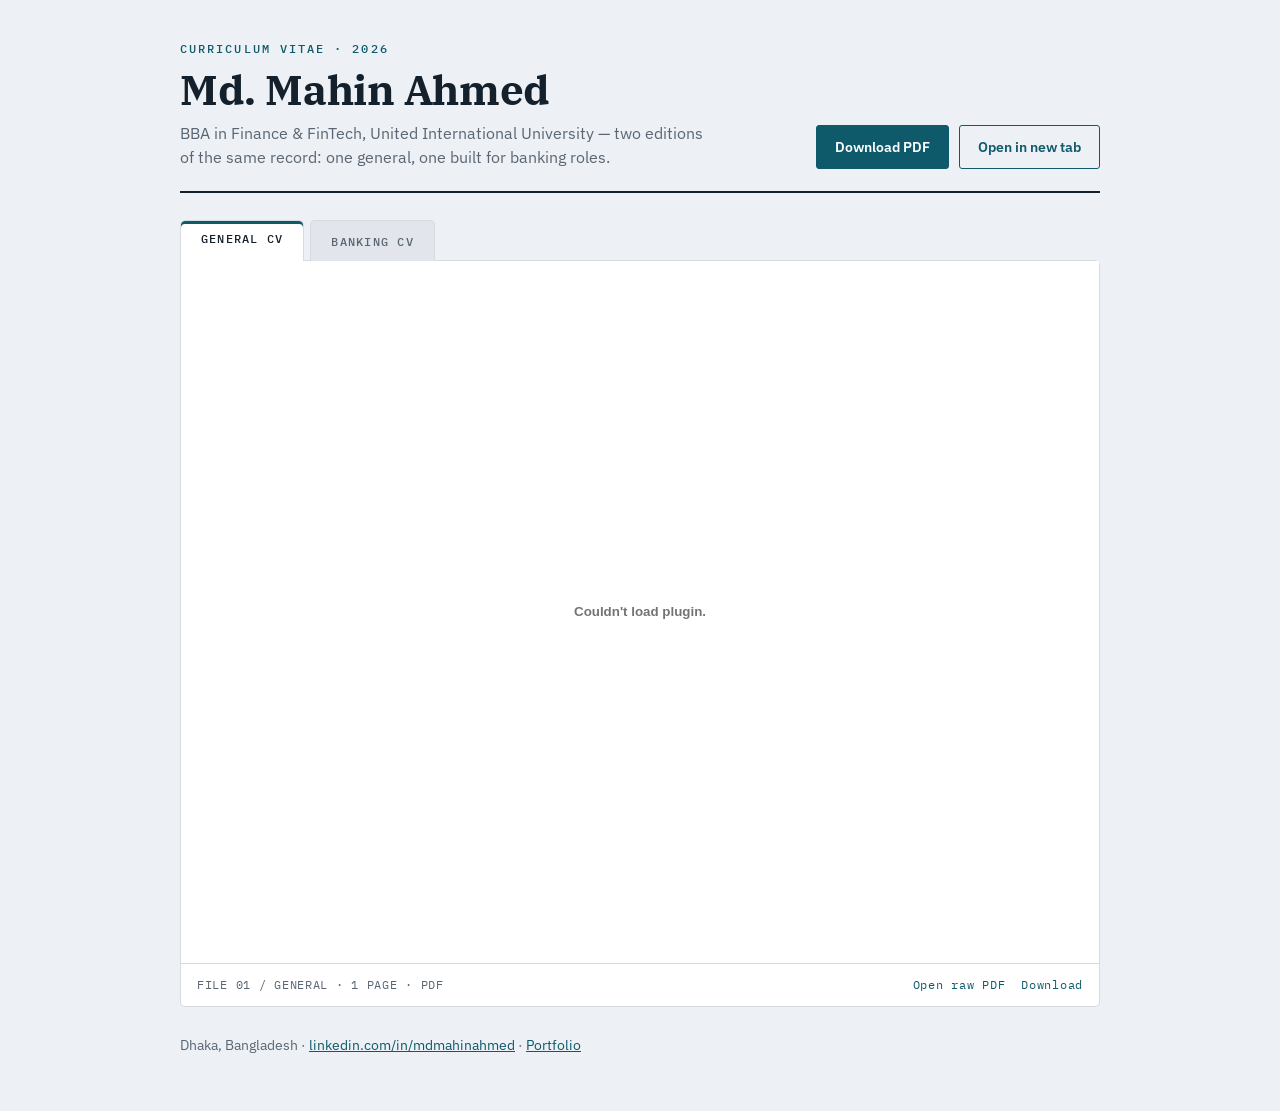
<file: cv/index.html>
<!DOCTYPE html>
<html lang="en">
<head>
<meta charset="utf-8">
<meta name="viewport" content="width=device-width, initial-scale=1">
<title>Md. Mahin Ahmed — Curriculum Vitae</title>
<meta name="description" content="Curriculum Vitae of Md. Mahin Ahmed, BBA (Finance &amp; FinTech), United International University — General and Banking editions.">
<link rel="preconnect" href="https://fonts.googleapis.com">
<link rel="preconnect" href="https://fonts.gstatic.com" crossorigin>
<link href="https://fonts.googleapis.com/css2?family=IBM+Plex+Mono:wght@500&family=IBM+Plex+Sans:wght@400;500;600&family=IBM+Plex+Serif:wght@600;700&display=swap" rel="stylesheet">
<style>
  :root {
    --field: #edf0f4;
    --sheet: #ffffff;
    --ink: #14202b;
    --muted: #5a6673;
    --accent: #0e5a6b;
    --hairline: #d6dbe2;
    --display: "IBM Plex Serif", Georgia, "Times New Roman", serif;
    --body: "IBM Plex Sans", "Segoe UI", Helvetica, Arial, sans-serif;
    --mono: "IBM Plex Mono", "SFMono-Regular", Consolas, monospace;
  }

  * { box-sizing: border-box; }

  html, body { margin: 0; padding: 0; }

  body {
    background: var(--field);
    color: var(--ink);
    font-family: var(--body);
    font-size: 16px;
    line-height: 1.5;
    -webkit-font-smoothing: antialiased;
  }

  .wrap {
    max-width: 960px;
    margin: 0 auto;
    padding: 40px 20px 56px;
  }

  /* ---------- masthead ---------- */

  .eyebrow {
    font-family: var(--mono);
    font-size: 0.72rem;
    font-weight: 500;
    letter-spacing: 0.18em;
    text-transform: uppercase;
    color: var(--accent);
    margin: 0 0 10px;
  }

  h1 {
    font-family: var(--display);
    font-weight: 700;
    font-size: clamp(1.9rem, 5vw, 2.6rem);
    line-height: 1.1;
    letter-spacing: -0.01em;
    margin: 0;
  }

  .subtitle {
    color: var(--muted);
    margin: 8px 0 0;
    max-width: 54ch;
  }

  .masthead {
    display: flex;
    flex-wrap: wrap;
    align-items: flex-end;
    justify-content: space-between;
    gap: 16px;
    padding-bottom: 22px;
    border-bottom: 2px solid var(--ink);
  }

  .actions {
    display: flex;
    gap: 10px;
    align-items: center;
  }

  .btn {
    font-family: var(--body);
    font-size: 0.9rem;
    font-weight: 600;
    text-decoration: none;
    padding: 10px 18px;
    border-radius: 3px;
    border: 1px solid var(--accent);
    background: var(--accent);
    color: #fff;
    transition: background-color 160ms ease, color 160ms ease;
  }

  .btn:hover { background: #0a4754; }

  .btn--ghost {
    background: transparent;
    color: var(--accent);
  }

  .btn--ghost:hover { background: rgba(14, 90, 107, 0.08); }

  a:focus-visible,
  button:focus-visible {
    outline: 2px solid var(--accent);
    outline-offset: 3px;
  }

  /* ---------- folder tabs ---------- */

  .tablist {
    display: flex;
    gap: 6px;
    margin: 26px 0 0;
    padding: 0;
    position: relative;
    z-index: 2;
  }

  .tab {
    font-family: var(--mono);
    font-size: 0.78rem;
    font-weight: 500;
    letter-spacing: 0.1em;
    text-transform: uppercase;
    text-decoration: none;
    color: var(--muted);
    background: #e2e6ec;
    border: 1px solid var(--hairline);
    border-bottom: none;
    border-radius: 5px 5px 0 0;
    padding: 11px 20px 10px;
    transform: translateY(1px);
    transition: background-color 160ms ease, color 160ms ease;
  }

  .tab:hover { color: var(--ink); background: #eceff3; }

  .tab[aria-current="page"] {
    background: var(--sheet);
    color: var(--ink);
    border-color: var(--hairline);
    box-shadow: inset 0 3px 0 var(--accent);
    padding-top: 8px;
    padding-bottom: 13px;
  }

  /* ---------- viewer sheet ---------- */

  .sheet {
    background: var(--sheet);
    border: 1px solid var(--hairline);
    border-radius: 0 5px 5px 5px;
    position: relative;
    z-index: 1;
  }

  .pane[hidden] { display: none; }

  .pane embed {
    display: block;
    width: 100%;
    height: clamp(520px, 78vh, 1000px);
    border: 0;
    background: var(--sheet);
  }

  .sheetmeta {
    display: flex;
    flex-wrap: wrap;
    gap: 6px 18px;
    justify-content: space-between;
    align-items: center;
    padding: 12px 16px;
    border-top: 1px solid var(--hairline);
    font-family: var(--mono);
    font-size: 0.74rem;
    letter-spacing: 0.06em;
    color: var(--muted);
  }

  .sheetmeta a {
    color: var(--accent);
    text-decoration: none;
  }

  .sheetmeta a:hover { text-decoration: underline; }

  .sheetmeta .links { display: flex; gap: 16px; }

  footer {
    margin-top: 28px;
    font-size: 0.85rem;
    color: var(--muted);
    display: flex;
    flex-wrap: wrap;
    gap: 8px 20px;
    justify-content: space-between;
  }

  footer a { color: var(--accent); }

  @media (max-width: 560px) {
    .wrap { padding-top: 28px; }
    .masthead { align-items: flex-start; }
    .tab { padding-left: 14px; padding-right: 14px; }
    .pane embed { height: 68vh; min-height: 420px; }
  }

  @media (prefers-reduced-motion: reduce) {
    * { transition: none !important; }
  }
</style>
</head>
<body>
  <main class="wrap">
    <header class="masthead">
      <div>
        <p class="eyebrow">Curriculum Vitae &middot; 2026</p>
        <h1>Md. Mahin Ahmed</h1>
        <p class="subtitle">BBA in Finance &amp; FinTech, United International University &mdash; two editions of the same record: one general, one built for banking roles.</p>
      </div>
      <div class="actions">
        <a class="btn" id="download-btn" href="Mahin_Ahmed_General_CV.pdf" download>Download PDF</a>
        <a class="btn btn--ghost" id="open-btn" href="Mahin_Ahmed_General_CV.pdf" target="_blank" rel="noopener">Open in new tab</a>
      </div>
    </header>

    <nav class="tablist" aria-label="CV editions">
      <a class="tab" id="tab-general" href="#general" data-target="general">General CV</a>
      <a class="tab" id="tab-banking" href="#banking" data-target="banking">Banking CV</a>
    </nav>

    <section class="sheet">
      <div class="pane" id="pane-general">
        <embed type="application/pdf" src="Mahin_Ahmed_General_CV.pdf#view=FitH"
               aria-label="General CV PDF viewer">
      </div>
      <div class="pane" id="pane-banking" hidden>
        <embed type="application/pdf" data-src="Mahin_Ahmed_Banking_CV.pdf#view=FitH"
               aria-label="Banking CV PDF viewer">
      </div>

      <div class="sheetmeta">
        <span id="filecode">FILE 01 / GENERAL &middot; 1 PAGE &middot; PDF</span>
        <span class="links">
          <a id="meta-open" href="Mahin_Ahmed_General_CV.pdf" target="_blank" rel="noopener">Open raw PDF</a>
          <a id="meta-download" href="Mahin_Ahmed_General_CV.pdf" download>Download</a>
        </span>
      </div>
    </section>

    <footer>
      <span>Dhaka, Bangladesh &middot; <a href="https://linkedin.com/in/mdmahinahmed" target="_blank" rel="noopener">linkedin.com/in/mdmahinahmed</a> &middot; <a href="../">Portfolio</a></span>
    </footer>
  </main>

  <script>
    (function () {
      var EDITIONS = {
        general: {
          file: "Mahin_Ahmed_General_CV.pdf",
          code: "FILE 01 / GENERAL \u00B7 1 PAGE \u00B7 PDF"
        },
        banking: {
          file: "Mahin_Ahmed_Banking_CV.pdf",
          code: "FILE 02 / BANKING \u00B7 1 PAGE \u00B7 PDF"
        }
      };

      var tabs = Array.prototype.slice.call(document.querySelectorAll(".tab"));
      var codeEl = document.getElementById("filecode");

      function activate(id) {
        if (!EDITIONS[id]) { id = "general"; }
        var meta = EDITIONS[id];

        tabs.forEach(function (tab) {
          if (tab.dataset.target === id) {
            tab.setAttribute("aria-current", "page");
          } else {
            tab.removeAttribute("aria-current");
          }
        });

        Object.keys(EDITIONS).forEach(function (key) {
          var pane = document.getElementById("pane-" + key);
          var isOn = key === id;
          pane.hidden = !isOn;
          var embed = pane.querySelector("embed");
          if (isOn && embed.dataset.src) {
            embed.src = embed.dataset.src;
            delete embed.dataset.src;
          }
        });

        ["download-btn", "open-btn", "meta-open", "meta-download"].forEach(function (id) {
          document.getElementById(id).href = meta.file;
        });
        codeEl.textContent = meta.code;
        document.title = "Md. Mahin Ahmed \u2014 " +
          (id === "banking" ? "Banking" : "General") + " CV";
      }

      function fromHash() {
        var id = (location.hash || "").replace("#", "").toLowerCase();
        activate(EDITIONS[id] ? id : "general");
      }

      window.addEventListener("hashchange", fromHash);
      fromHash();
    })();
  </script>
</body>
</html>
</file>
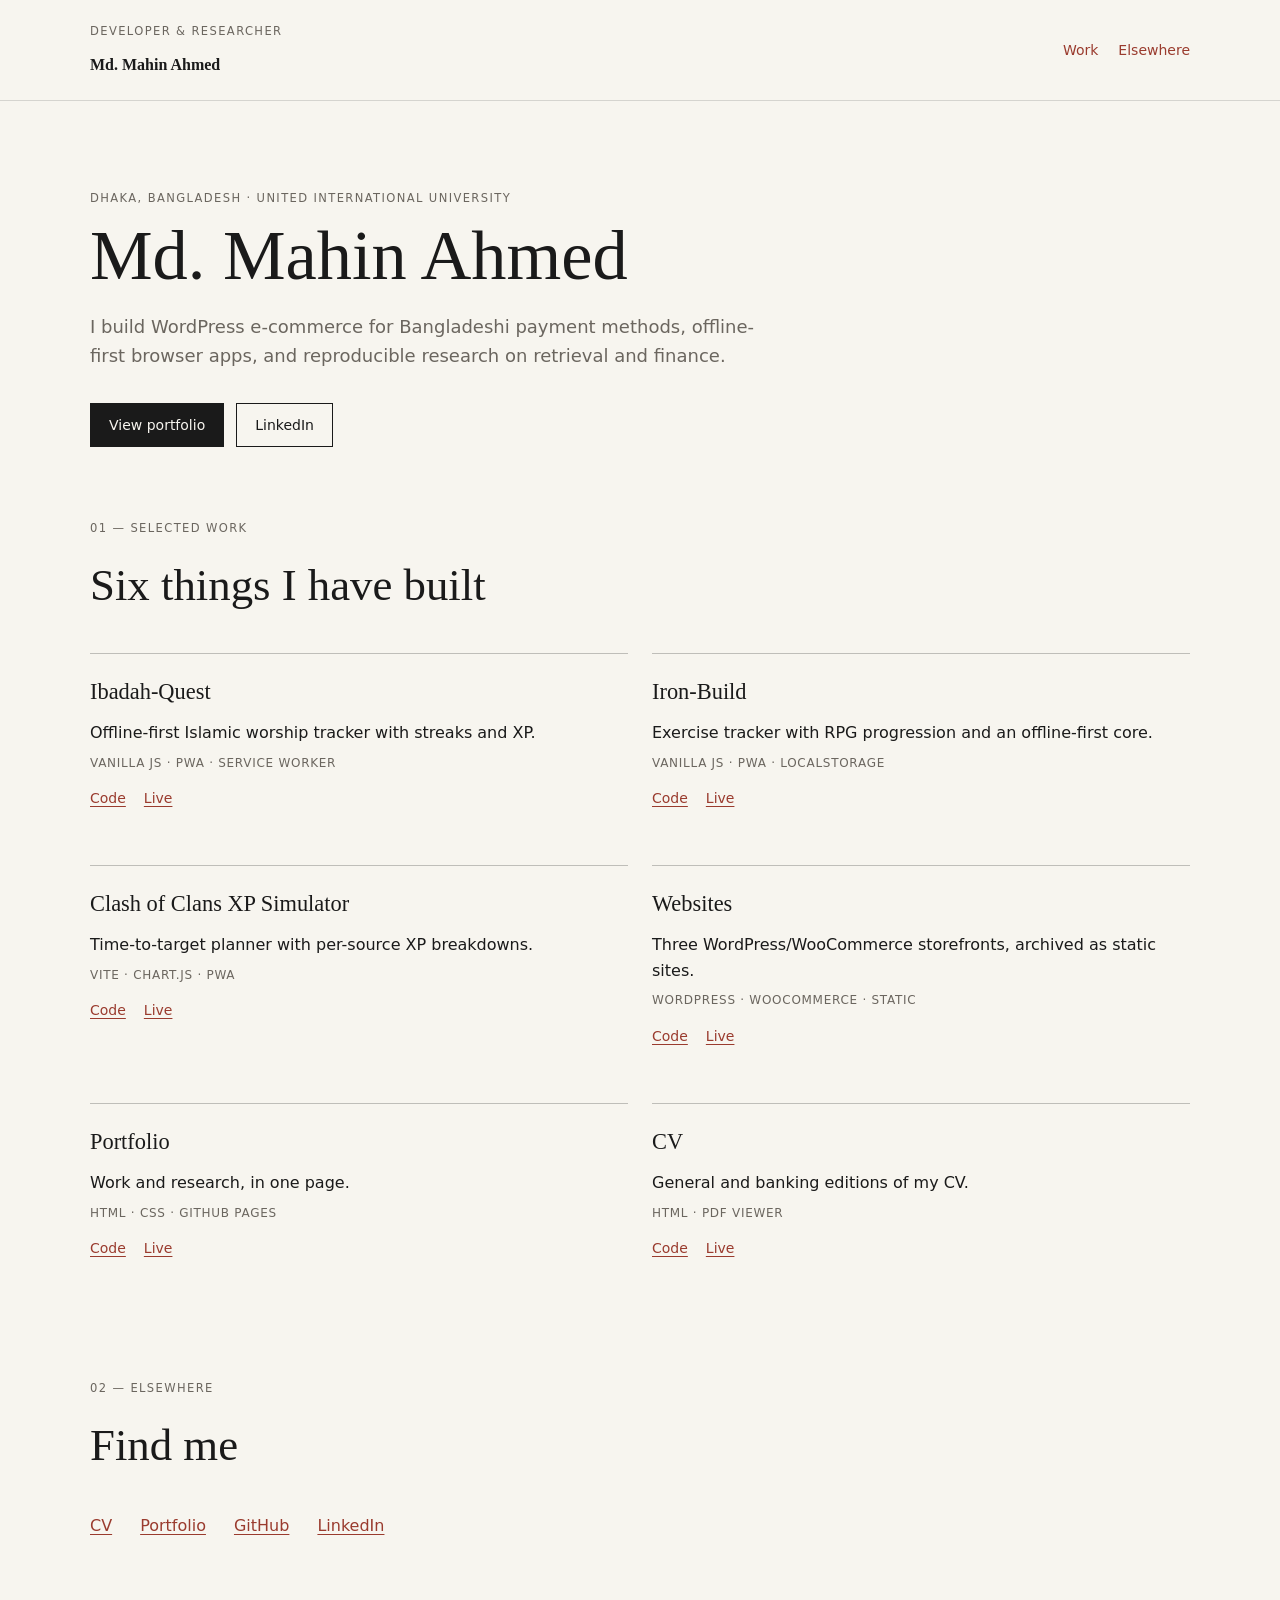
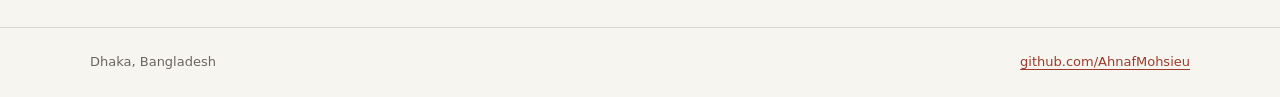
<file: hub/index.html>
<!doctype html>
<html lang="en">
<head>
  <meta charset="utf-8">
  <meta name="viewport" content="width=device-width, initial-scale=1">
  <title>Md. Mahin Ahmed — Developer &amp; researcher</title>
  <meta name="description" content="WordPress e-commerce, offline-first browser apps, and research on retrieval and finance. Selected work by Md. Mahin Ahmed.">
  <link rel="stylesheet" href="styles.css">
</head>
<body>
  <a class="skip" href="#main">Skip to content</a>

  <header class="site-head">
    <div class="wrap head-inner">
      <div>
        <p class="eyebrow">Developer &amp; researcher</p>
        <p class="brand">Md. Mahin Ahmed</p>
      </div>
      <nav aria-label="Sections">
        <a href="#work">Work</a>
        <a href="#elsewhere">Elsewhere</a>
      </nav>
    </div>
  </header>

  <main id="main" class="wrap">
    <section class="hero" aria-labelledby="hero-title">
      <p class="eyebrow">Dhaka, Bangladesh · United International University</p>
      <h1 id="hero-title">Md. Mahin Ahmed</h1>
      <p class="lede">I build WordPress e-commerce for Bangladeshi payment methods,
        offline-first browser apps, and reproducible research on retrieval and finance.</p>
      <p class="actions">
        <a class="button" href="https://ahnafmohsieu.github.io/Portfolio/">View portfolio</a>
        <a class="button button--ghost" href="https://linkedin.com/in/mdmahinahmed">LinkedIn</a>
      </p>
    </section>

    <section id="work" class="section" aria-labelledby="work-title">
      <p class="eyebrow">01 — Selected work</p>
      <h2 id="work-title">Six things I have built</h2>
      <div class="grid">
        <article class="card">
          <h3>Ibadah-Quest</h3>
          <p>Offline-first Islamic worship tracker with streaks and XP.</p>
          <p class="tags">Vanilla JS · PWA · Service worker</p>
          <p class="links"><a href="https://github.com/AhnafMohsieu/Ibadah-Quest">Code</a><a href="https://ahnafmohsieu.github.io/Ibadah-Quest/">Live</a></p>
        </article>
        <article class="card">
          <h3>Iron-Build</h3>
          <p>Exercise tracker with RPG progression and an offline-first core.</p>
          <p class="tags">Vanilla JS · PWA · localStorage</p>
          <p class="links"><a href="https://github.com/AhnafMohsieu/Iron-Build">Code</a><a href="https://ahnafmohsieu.github.io/Iron-Build/">Live</a></p>
        </article>
        <article class="card">
          <h3>Clash of Clans XP Simulator</h3>
          <p>Time-to-target planner with per-source XP breakdowns.</p>
          <p class="tags">Vite · Chart.js · PWA</p>
          <p class="links"><a href="https://github.com/AhnafMohsieu/Clash-of-Clans-Exp-Simulator">Code</a><a href="https://ahnafmohsieu.github.io/Clash-of-Clans-Exp-Simulator/">Live</a></p>
        </article>
        <article class="card">
          <h3>Websites</h3>
          <p>Three WordPress/WooCommerce storefronts, archived as static sites.</p>
          <p class="tags">WordPress · WooCommerce · Static</p>
          <p class="links"><a href="https://github.com/AhnafMohsieu/Websites">Code</a><a href="https://ahnafmohsieu.github.io/Websites/">Live</a></p>
        </article>
        <article class="card">
          <h3>Portfolio</h3>
          <p>Work and research, in one page.</p>
          <p class="tags">HTML · CSS · GitHub Pages</p>
          <p class="links"><a href="https://github.com/AhnafMohsieu/Portfolio">Code</a><a href="https://ahnafmohsieu.github.io/Portfolio/">Live</a></p>
        </article>
        <article class="card">
          <h3>CV</h3>
          <p>General and banking editions of my CV.</p>
          <p class="tags">HTML · PDF viewer</p>
          <p class="links"><a href="https://github.com/AhnafMohsieu/Portfolio/tree/main/cv">Code</a><a href="https://ahnafmohsieu.github.io/Portfolio/cv/">Live</a></p>
        </article>
      </div>
    </section>

    <section id="elsewhere" class="section" aria-labelledby="elsewhere-title">
      <p class="eyebrow">02 — Elsewhere</p>
      <h2 id="elsewhere-title">Find me</h2>
      <ul class="elsewhere">
        <li><a href="https://ahnafmohsieu.github.io/Portfolio/cv/">CV</a></li>
        <li><a href="https://ahnafmohsieu.github.io/Portfolio/">Portfolio</a></li>
        <li><a href="https://github.com/AhnafMohsieu">GitHub</a></li>
        <li><a href="https://linkedin.com/in/mdmahinahmed">LinkedIn</a></li>
      </ul>
    </section>
  </main>

  <footer class="site-foot">
    <div class="wrap foot-inner">
      <span>Dhaka, Bangladesh</span>
      <a href="https://github.com/AhnafMohsieu">github.com/AhnafMohsieu</a>
    </div>
  </footer>
</body>
</html>
</file>
<file: styles.css>
/* Portfolio — Md. Mahin Ahmed. Minimal editorial. No framework. */

:root{
  --paper:#FAF9F6;
  --ink:#14110F;
  --muted:#6B6459;
  --hairline:#E3DED4;
  --accent:#9A3B26;
  --shell:1100px;
  --measure:68ch;
  --serif:"Fraunces",Georgia,"Times New Roman",serif;
  --sans:-apple-system,BlinkMacSystemFont,"Segoe UI",Roboto,Helvetica,Arial,sans-serif;
}

*,*::before,*::after{box-sizing:border-box}

html{scroll-behavior:smooth}

body{
  margin:0;
  background:var(--paper);
  color:var(--ink);
  font-family:var(--sans);
  font-size:17px;
  line-height:1.65;
  -webkit-font-smoothing:antialiased;
}

a{color:var(--accent);text-decoration:underline;text-underline-offset:2px}
a:hover{color:var(--ink)}
:focus-visible{outline:2px solid var(--accent);outline-offset:3px}

.skip-link{position:absolute;left:-9999px;top:0;background:var(--ink);color:var(--paper);padding:12px 18px;z-index:10}
.skip-link:focus{left:12px;top:12px}

.shell{width:min(100% - 48px,var(--shell));margin-inline:auto}

.site-header{border-bottom:1px solid var(--hairline)}
.site-header .shell{display:flex;align-items:baseline;justify-content:space-between;gap:24px;padding-block:22px;flex-wrap:wrap}
.brand{font-family:var(--serif);font-size:1.05rem;font-weight:600;margin:0}
.brand a{color:var(--ink);text-decoration:none}
.site-nav ul{display:flex;gap:22px;list-style:none;margin:0;padding:0}
.site-nav a{color:var(--muted);text-decoration:none;font-size:.82rem;letter-spacing:.08em;text-transform:uppercase}
.site-nav a:hover{color:var(--ink)}

.hero{padding-block:96px 72px}
.eyebrow{font-size:.78rem;letter-spacing:.12em;text-transform:uppercase;color:var(--muted);margin:0 0 18px}
.hero h1{font-family:var(--serif);font-size:clamp(2.5rem,7vw,4.5rem);line-height:1.02;letter-spacing:-.02em;margin:0 0 20px;font-weight:600}
.hero .lede{max-width:56ch;font-size:1.15rem;color:var(--muted);margin:0 0 32px}
.actions{display:flex;gap:14px;flex-wrap:wrap}

.btn{display:inline-block;padding:12px 22px;border:1px solid var(--ink);border-radius:2px;font-size:.92rem;font-weight:600;text-decoration:none;color:var(--ink);background:transparent;transition:background 120ms ease,color 120ms ease,border-color 120ms ease}
.btn:hover{background:var(--accent);border-color:var(--accent);color:var(--paper)}
.btn--solid{background:var(--ink);color:var(--paper)}

.section{padding-block:64px;border-top:1px solid var(--hairline)}
.section-head{margin-bottom:28px}
.section-num{display:block;font-size:.78rem;letter-spacing:.12em;text-transform:uppercase;color:var(--accent);margin-bottom:8px}
h2{font-family:var(--serif);font-size:clamp(1.75rem,4vw,2.5rem);line-height:1.1;margin:0;font-weight:600;letter-spacing:-.01em}
.section .lede{max-width:var(--measure);color:var(--muted);margin:12px 0 0}

.filters{display:flex;gap:8px;flex-wrap:wrap;margin:24px 0 8px}
.chip{font:inherit;font-size:.78rem;letter-spacing:.08em;text-transform:uppercase;padding:8px 15px;background:transparent;color:var(--muted);border:1px solid var(--hairline);border-radius:999px;cursor:pointer;transition:background 120ms ease,color 120ms ease,border-color 120ms ease}
.chip:hover{border-color:var(--muted);color:var(--ink)}
.chip[aria-pressed="true"]{background:var(--ink);border-color:var(--ink);color:var(--paper)}

.work{list-style:none;margin:0;padding:0}
.work__row{display:grid;grid-template-columns:3rem minmax(0,1fr) 15rem;gap:24px;padding:26px 0;border-bottom:1px solid var(--hairline)}
.work__row.is-hidden{display:none}
.work__num{font-family:var(--serif);font-size:.95rem;color:var(--accent);padding-top:5px}
.work__title{font-family:var(--serif);font-size:1.3rem;font-weight:600;line-height:1.25;margin:0 0 6px}
.work__desc{margin:0;color:var(--muted);max-width:58ch}
.work__meta{font-size:.84rem;color:var(--muted)}
.work__stack{display:block;margin-bottom:10px}
.work__note{display:block;color:var(--muted);font-style:italic}
.work__link{font-size:.84rem;letter-spacing:.03em}

.paper{padding:28px 0;border-bottom:1px solid var(--hairline)}
.paper:last-child{border-bottom:0}
.paper__title{font-family:var(--serif);font-size:1.35rem;font-weight:600;line-height:1.3;margin:0 0 6px;max-width:52ch}
.paper__meta{font-size:.82rem;letter-spacing:.04em;color:var(--muted);margin:0 0 10px}
.paper__desc{color:var(--muted);max-width:62ch;margin:0 0 10px}
.paper__link{font-size:.9rem}

.prose{max-width:var(--measure)}
.prose p{margin:0 0 16px}
.skills{font-size:.95rem;color:var(--muted)}
.skills__label{display:block;font-size:.78rem;letter-spacing:.12em;text-transform:uppercase;color:var(--accent);margin-bottom:6px}

.contact{list-style:none;margin:0;padding:0;display:grid;gap:10px;max-width:52ch}
.contact li{display:grid;grid-template-columns:9rem minmax(0,1fr);gap:16px;border-bottom:1px solid var(--hairline);padding-bottom:10px}
.contact__label{font-size:.78rem;letter-spacing:.1em;text-transform:uppercase;color:var(--muted);padding-top:3px}

.site-footer{border-top:1px solid var(--hairline);padding-block:28px;font-size:.85rem;color:var(--muted)}
.site-footer .shell{display:flex;justify-content:space-between;gap:16px;flex-wrap:wrap}
.site-footer p{margin:0}

@media (max-width:720px){
  .work__row{grid-template-columns:2.25rem minmax(0,1fr);gap:16px}
  .work__meta{grid-column:2}
  .contact li{grid-template-columns:1fr;gap:2px}
}

/* Cards Grid for Apps & Websites */
.grid--cards{display:grid;grid-template-columns:repeat(auto-fit,minmax(300px,1fr));gap:24px;margin-top:24px}
.card{background:transparent;border:1px solid var(--hairline);padding:24px;display:flex;flex-direction:column;justify-content:space-between;transition:border-color 140ms ease}
.card:hover{border-color:var(--muted)}
.card__header{display:flex;justify-content:space-between;align-items:baseline;margin-bottom:12px;gap:12px}
.card__title{font-family:var(--serif);font-size:1.25rem;font-weight:600;margin:0;line-height:1.25}
.badge{font-size:.72rem;letter-spacing:.08em;text-transform:uppercase;color:var(--accent);border:1px solid var(--accent);padding:2px 8px;border-radius:999px;white-space:nowrap}
.card__desc{color:var(--muted);font-size:.92rem;margin:0 0 16px;line-height:1.55}
.card__meta{font-size:.82rem;color:var(--muted);margin-bottom:16px}
.card__links{display:flex;gap:16px;font-size:.86rem;flex-wrap:wrap}

/* Notice banner for static web archives */
.notice-box{border-left:3px solid var(--accent);background:rgba(154,59,38,.05);padding:14px 18px;margin-bottom:24px;font-size:.88rem;color:var(--muted)}
.notice-box strong{color:var(--ink)}

/* Finance report list items */
.report-row{display:grid;grid-template-columns:3rem minmax(0,1fr) 12rem;gap:24px;padding:24px 0;border-bottom:1px solid var(--hairline)}
.report-row:last-child{border-bottom:0}
.report-row__num{font-family:var(--serif);font-size:.95rem;color:var(--accent);padding-top:4px}
.report-row__title{font-family:var(--serif);font-size:1.2rem;font-weight:600;margin:0 0 6px;line-height:1.3}
.report-row__desc{color:var(--muted);font-size:.9rem;margin:0 0 8px;max-width:62ch}
.report-row__meta{font-size:.82rem;color:var(--muted);margin:0}
.report-row__action{display:flex;flex-direction:column;align-items:flex-start;justify-content:center;font-size:.86rem;gap:6px}

@media (max-width:720px){
  .report-row{grid-template-columns:2.25rem minmax(0,1fr);gap:16px}
  .report-row__action{grid-column:2}
}

@media (prefers-reduced-motion:reduce){
  html{scroll-behavior:auto}
  *{transition:none !important;animation:none !important}
}
</file>
<file: hub/styles.css>
:root {
  --bg: #F7F5EF;
  --ink: #1A1A1A;
  --accent: #9A3B2E;
  --muted: #6B665F;
  --serif: Georgia, 'Times New Roman', serif;
  --sans: system-ui, -apple-system, 'Segoe UI', sans-serif;
}

* { box-sizing: border-box; }

html { scroll-behavior: smooth; }

body {
  margin: 0;
  background: var(--bg);
  color: var(--ink);
  font-family: var(--sans);
  font-size: 16px;
  line-height: 1.6;
}

.wrap {
  width: min(1100px, calc(100% - 48px));
  margin-inline: auto;
}

a { color: var(--accent); text-underline-offset: 3px; }
a:hover { color: var(--ink); }

a:focus-visible {
  outline: 2px solid var(--accent);
  outline-offset: 3px;
}

.skip {
  position: absolute;
  left: -9999px;
  top: 8px;
  background: var(--ink);
  color: var(--bg);
  padding: 8px 14px;
  z-index: 10;
}
.skip:focus { left: 8px; color: var(--bg); }

.eyebrow {
  margin: 0 0 12px;
  color: var(--muted);
  font-size: 0.72rem;
  letter-spacing: 0.12em;
  text-transform: uppercase;
}

.site-head {
  border-bottom: 1px solid rgba(26, 26, 26, 0.15);
  padding: 22px 0;
}

.head-inner,
.foot-inner {
  display: flex;
  flex-wrap: wrap;
  gap: 16px;
  align-items: center;
  justify-content: space-between;
}

.brand {
  margin: 0;
  font-family: var(--serif);
  font-size: 1rem;
  font-weight: 700;
}

.site-head nav { display: flex; gap: 20px; }
.site-head nav a { font-size: 0.875rem; text-decoration: none; }
.site-head nav a:hover { text-decoration: underline; }

.hero { padding: 88px 0 72px; }

h1, h2, h3 { font-family: var(--serif); font-weight: 400; }

h1 {
  margin: 0 0 20px;
  font-size: clamp(2.6rem, 6vw, 4.4rem);
  line-height: 1.05;
}

.lede {
  max-width: 43rem;
  margin: 0 0 32px;
  font-size: 1.125rem;
  color: var(--muted);
}

.actions { display: flex; flex-wrap: wrap; gap: 12px; margin: 0; }

.button {
  display: inline-block;
  padding: 10px 18px;
  background: var(--ink);
  color: var(--bg);
  border: 1px solid var(--ink);
  text-decoration: none;
  font-size: 0.875rem;
}
.button:hover { background: var(--accent); border-color: var(--accent); color: #fff; }

.button--ghost { background: transparent; color: var(--ink); }
.button--ghost:hover { color: #fff; }

.section { padding: 0 0 88px; }
.section h2 { margin: 0 0 32px; font-size: clamp(1.9rem, 4vw, 2.8rem); }

.grid { display: grid; gap: 24px; grid-template-columns: 1fr; }

@media (min-width: 768px) {
  .grid { grid-template-columns: repeat(2, 1fr); }
}

.card {
  border-top: 1px solid rgba(26, 26, 26, 0.25);
  padding: 20px 0 24px;
}

.card h3 { margin: 0 0 10px; font-size: 1.4rem; }
.card p { margin: 0 0 8px; }

.tags {
  color: var(--muted);
  font-size: 0.75rem;
  letter-spacing: 0.06em;
  text-transform: uppercase;
}

.links { display: flex; gap: 18px; margin-top: 14px !important; font-size: 0.875rem; }

.elsewhere { list-style: none; margin: 0; padding: 0; display: flex; flex-wrap: wrap; gap: 12px 28px; }
.elsewhere a { font-size: 1rem; }

.site-foot { border-top: 1px solid rgba(26, 26, 26, 0.15); padding: 24px 0; color: var(--muted); font-size: 0.8125rem; }
.site-foot a { color: var(--accent); }
</file>
